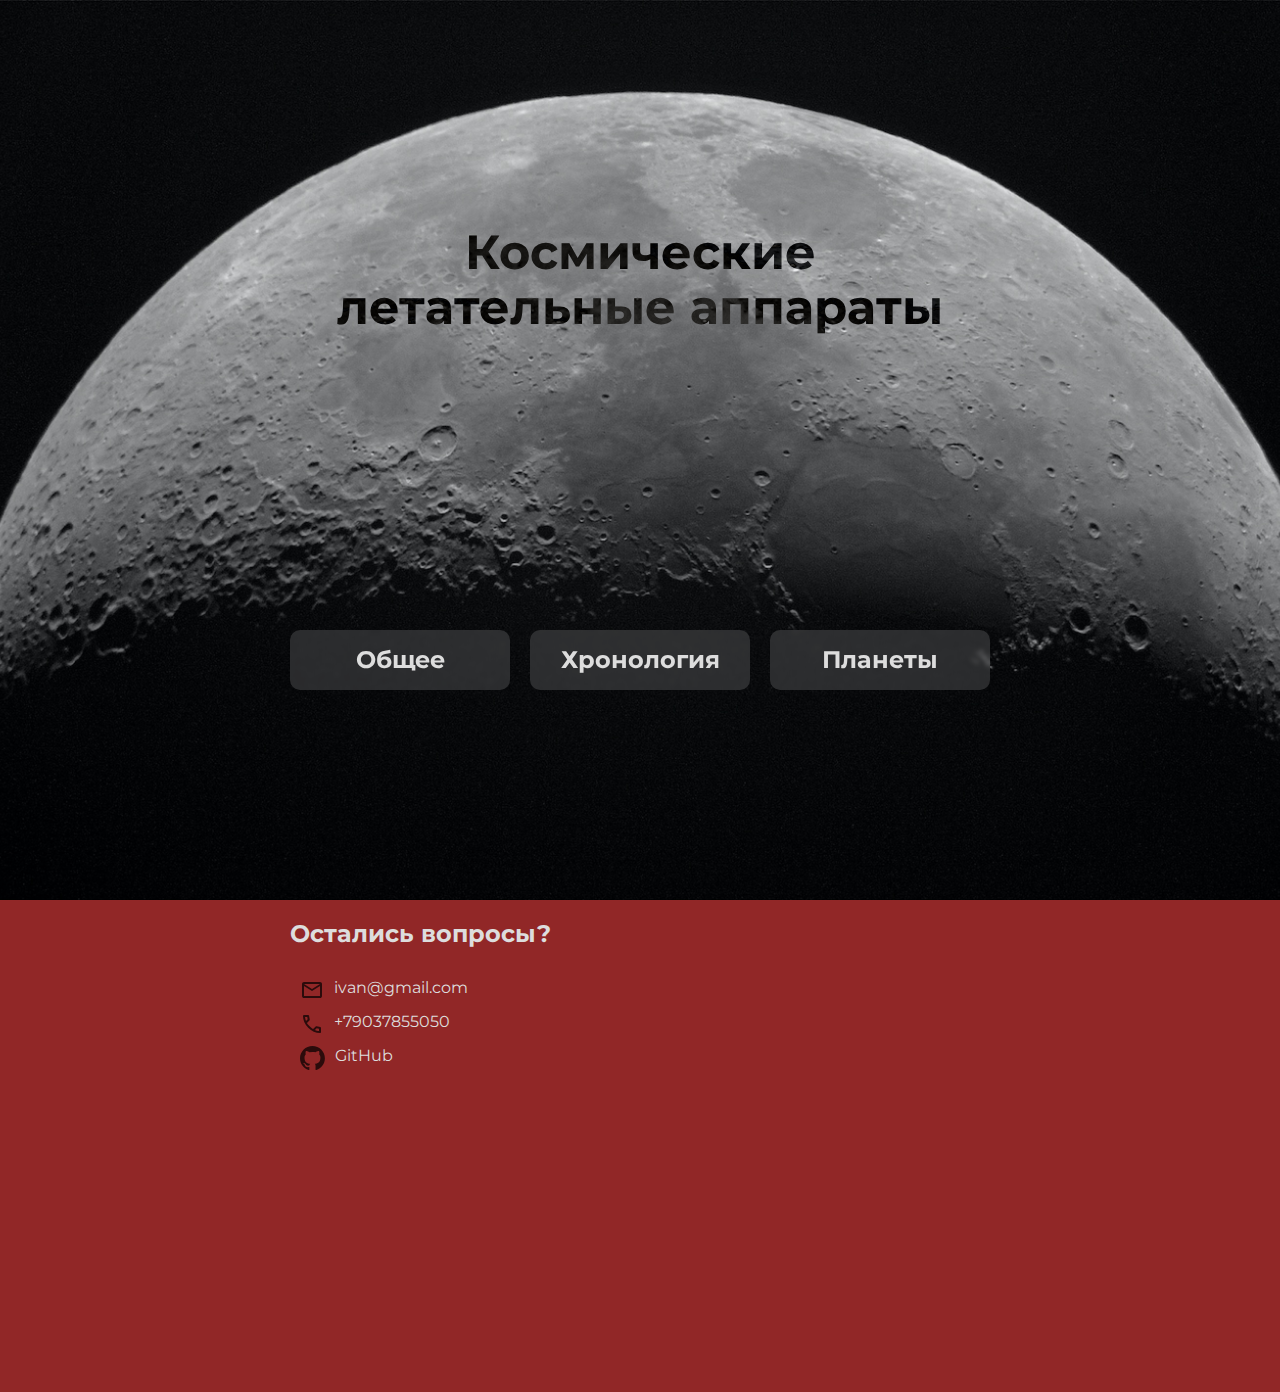
<file: index.html>
<!DOCTYPE html>
<html lang="ru">
<head>
    <meta charset="UTF-8">
    <meta name="viewport" content="width=device-width, initial-scale=1.0">
    <link rel="stylesheet" href="styles/normalize.css">
    <link rel="stylesheet" href="styles/style.css">
    <link rel="shortcut icon" href="img/favicon.ico" type="image/x-icon">
    <title>Космические летательные аппараты</title>
    <!-- 38. Клиентская часть интернет-ресурса «Космические летательные аппараты»  -->
</head>
<body class="body">
    <!--
    <header class="header">
        <div class="container">
            
                <p class="header__p">header</p>
        </div>
    </header>
    -->
    <main class="main">
        
        <section class="section section-header">
            <h1 class="section-header__h">Космические<br> летательные аппараты</h1>

            
            <ul class="container section-header__list">
                <li class="section-header__li">
                    <a href="/all.html" class="section-header__btn" onclick="chapter_click(this)">Общее</a>
                </li>
                <li class="section-header__li">
                    <a href="/timeline.html" class="section-header__btn" onclick="chapter_click(this)">Хронология</a>
                </li>
                <li class="section-header__li">
                    <a href="/locations.html" class="section-header__btn" onclick="chapter_click(this)">Планеты</a>
                </li>
            </ul>
            

        </section>


    </main>
    <footer class="footer">
        <div class="container">
            <h2 class="footer__h">Остались вопросы?</h2>
            <div class="footer__content-div">
                <div class="footer__left">
                    <div class="footer__contact-line"><img class="footer__contact-img" src="img/email.svg" alt=""> <a class="footer__contact-a" href="mailto:ivan7855060@gmail.com">ivan@gmail.com</a></div>
                    <div class="footer__contact-line"> <img class="footer__contact-img" src="img/phone.svg" alt=""> <a class="footer__contact-a" href="tel:+79037855050">+79037855050</a></div>
                    <div class="footer__contact-line"> <img class="footer__contact-img" src="img/github.svg" alt=""> <a class="footer__contact-a" href="https://github.com/dakinevich/course_2_internet_project">GitHub</a></div>
                
                </div>
                <div class="footer__right footer__yandex-map">
                    <iframe  src="https://yandex.ru/map-widget/v1/?um=constructor%3A3cb2f8b88d42c5feb96cf47b7ee5ab928b34476a69eb066fc65b2d85393c6dea&amp;source=constructor" width="auto" height="auto" frameborder="0"></iframe>
                </div>
            </div>


        </div>
    </footer>
   

   <script src="scripts/moon_move.js"></script>
    
   <script src="scripts/script.js"></script>
</body>
</html>
</file>
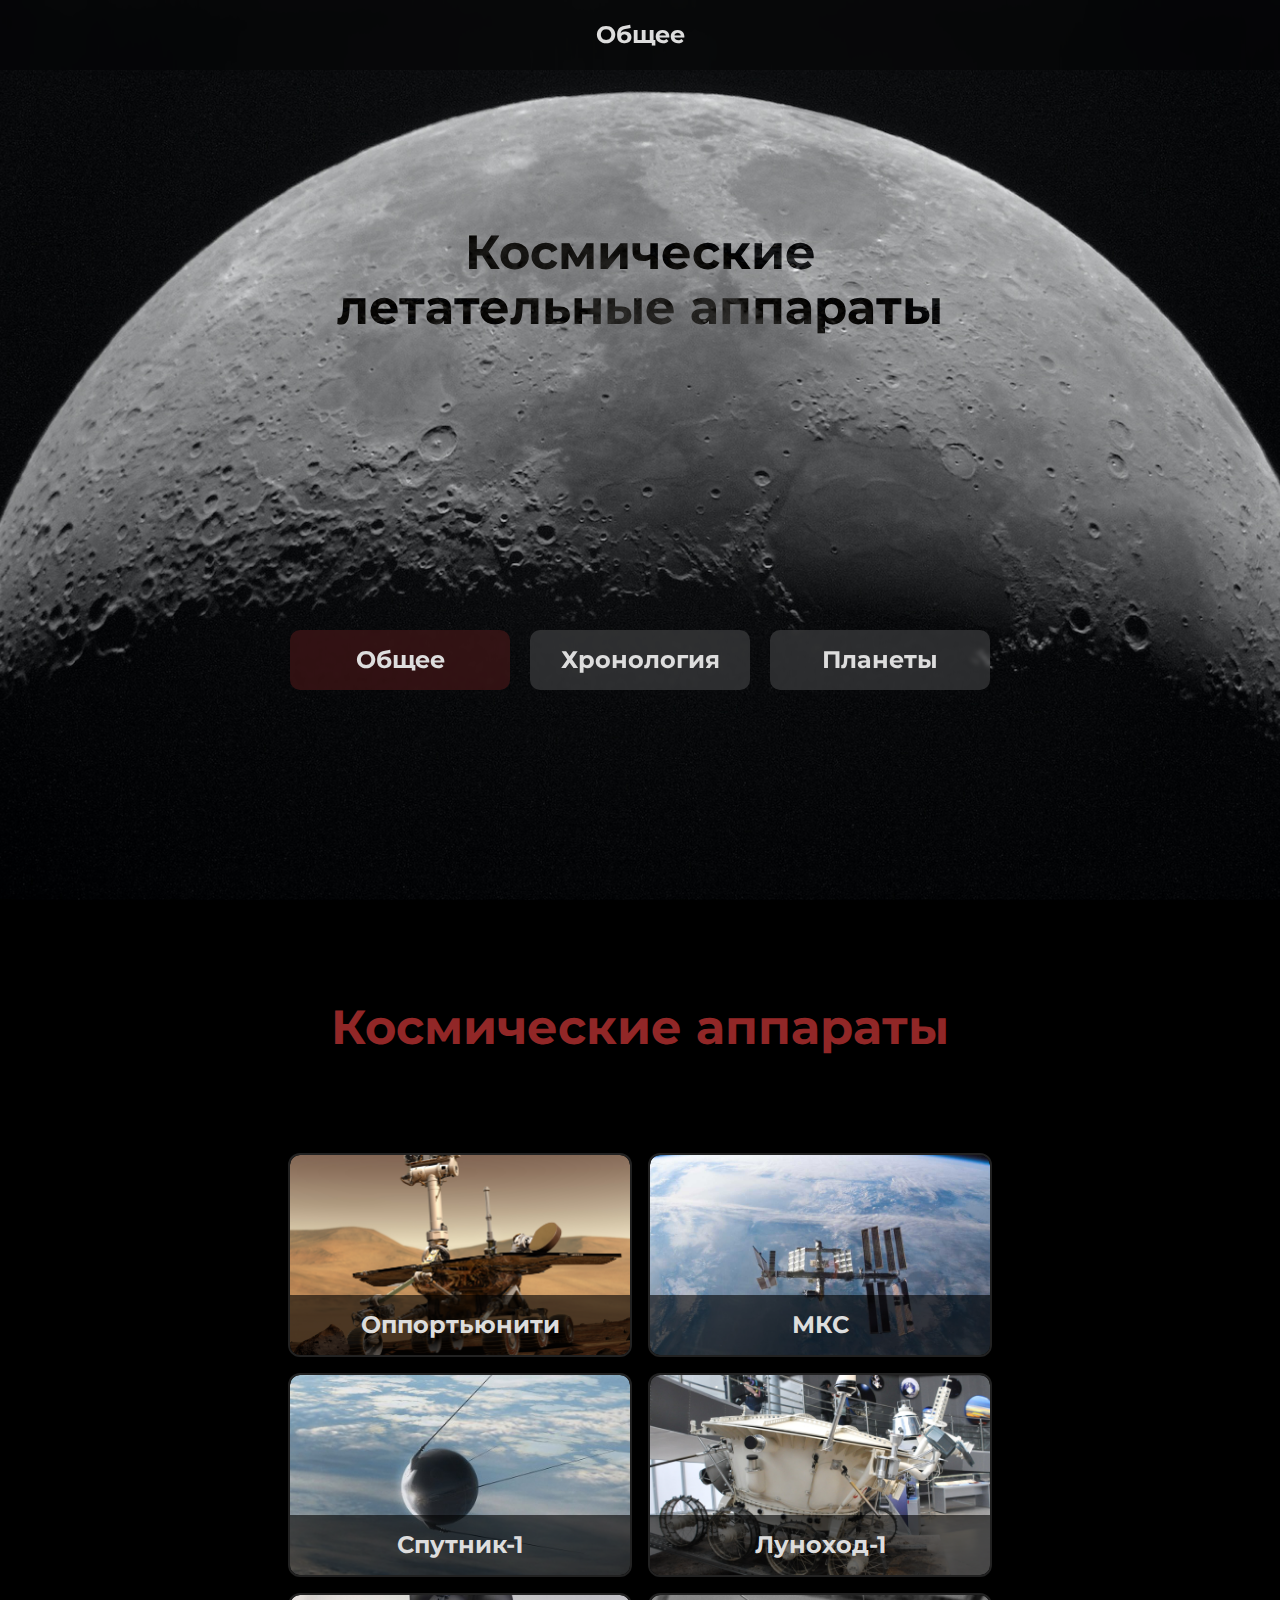
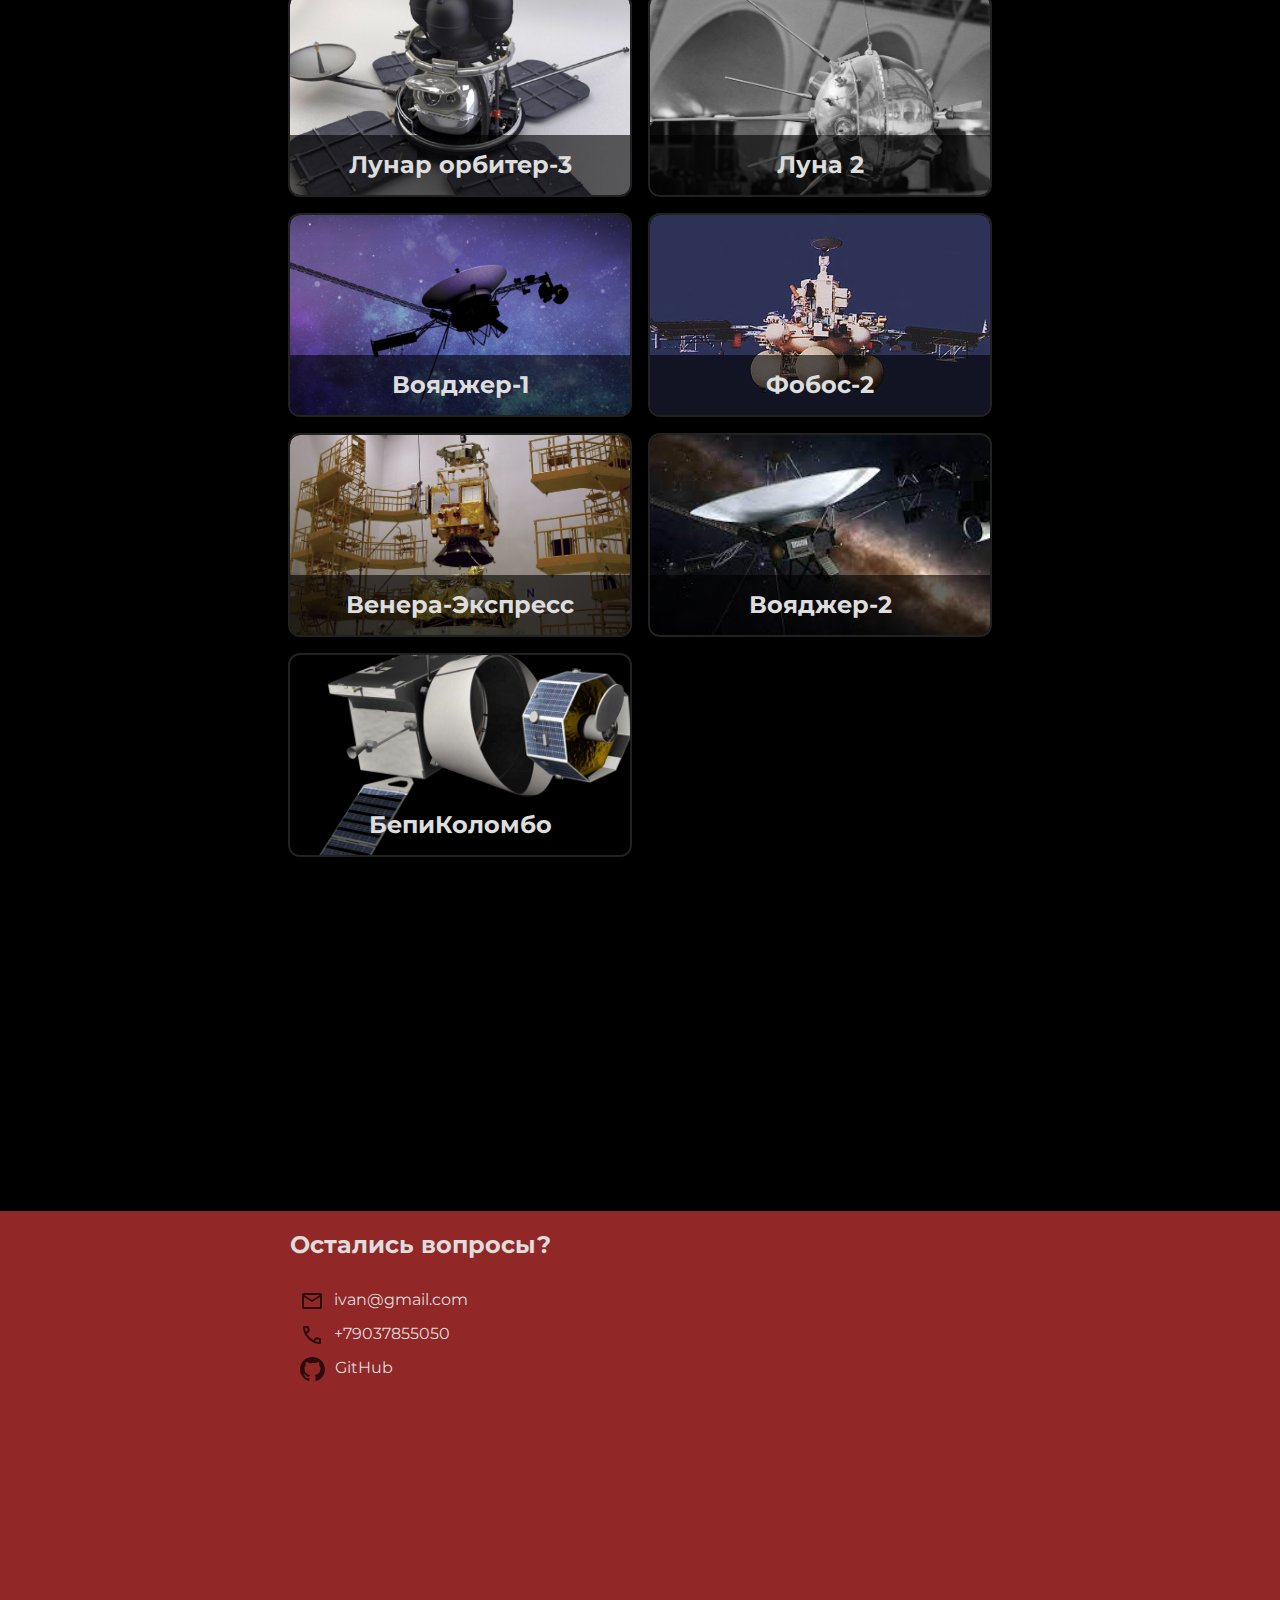
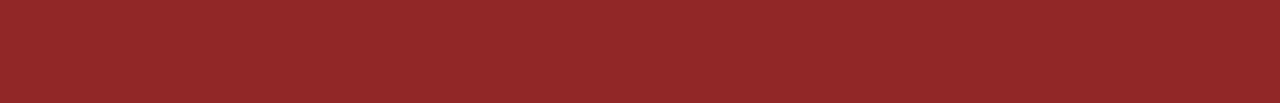
<file: all.html>
<!DOCTYPE html>
<html lang="ru">
<head>
    <meta charset="UTF-8">
    <meta name="viewport" content="width=device-width, initial-scale=1.0">
    <link rel="stylesheet" href="styles/normalize.css">
    <link rel="stylesheet" href="styles/style.css">
    <link rel="shortcut icon" href="img/favicon.ico" type="image/x-icon">
    <title>Космические летательные аппараты</title>
    <!-- 38. Клиентская часть интернет-ресурса «Космические летательные аппараты»  -->
</head>
<body class="body">
    <header class="header">
        <div class="container">
            <a href="index.html" class="header__p">Общее</a>
        </div>
    </header>
    <main class="main">
        <section class="section section-header">
            <h1 class="section-header__h">Космические<br> летательные аппараты</h1>
            <ul class="container section-header__list">
                <li class="section-header__li">
                    <a href="/all.html" class="section-header__btn btn-selected" onclick="chapter_click(this)">Общее</a>
                </li>
                <li class="section-header__li">
                    <a href="/timeline.html" class="section-header__btn" onclick="chapter_click(this)">Хронология</a>
                </li>
                <li class="section-header__li">
                    <a href="/locations.html" class="section-header__btn" onclick="chapter_click(this)">Планеты</a>
                </li>
            </ul>
        </section>
        <section class="section section-cards">
            <h2 class="section-cards__h">Космические аппараты</h2>
            <div class="container">
                <ul class="section-cards__cards">
                    <!--
                    <li class="section-cards__card">
                        <a href="/card.html?cardId=1" class="section-cards__card-content">
                            <h3 class="section-cards__name">Voyager 2</h3>
                            <p class="section-cards__text">Lorem ipsum dolor, sit amet consectetur adipisicing elit. Alias exercitationem facilis eligendi corrupti sapiente ab aperiam. Quod in rem ex vero cupiditate reprehenderit iure nostrum maxime qui quo! Rerum, neque.</p>
                        </a>
                    </li>
                    -->
                </ul>
            </div>
        </section>
    </main>
    <footer class="footer">
        <div class="container">
            <h2 class="footer__h">Остались вопросы?</h2>
            <div class="footer__content-div">
                <div class="footer__left">
                    <div class="footer__contact-line"><img class="footer__contact-img" src="img/email.svg" alt=""> <a class="footer__contact-a" href="mailto:ivan7855060@gmail.com">ivan@gmail.com</a></div>
                    <div class="footer__contact-line"> <img class="footer__contact-img" src="img/phone.svg" alt=""> <a class="footer__contact-a" href="tel:+79037855050">+79037855050</a></div>
                    <div class="footer__contact-line"> <img class="footer__contact-img" src="img/github.svg" alt=""> <a class="footer__contact-a" href="https://github.com/dakinevich/course_2_internet_project">GitHub</a></div>
                
                </div>
                <div class="footer__right footer__yandex-map">
                    <iframe src="https://yandex.ru/map-widget/v1/?um=constructor%3A64290c800d759f487221af65111ae0efa566ebafa34318ea35cb3a6dc0e6f424&amp;source=constructor" width="auto" height="auto" frameborder="0"></iframe>
                </div>
            </div>


        </div>
    </footer>
   
   <script src="scripts/script.js"></script>
   <script src="scripts/moon_move.js"></script>

   <script src="scripts/all.js"></script>

</body>
</html>
</file>
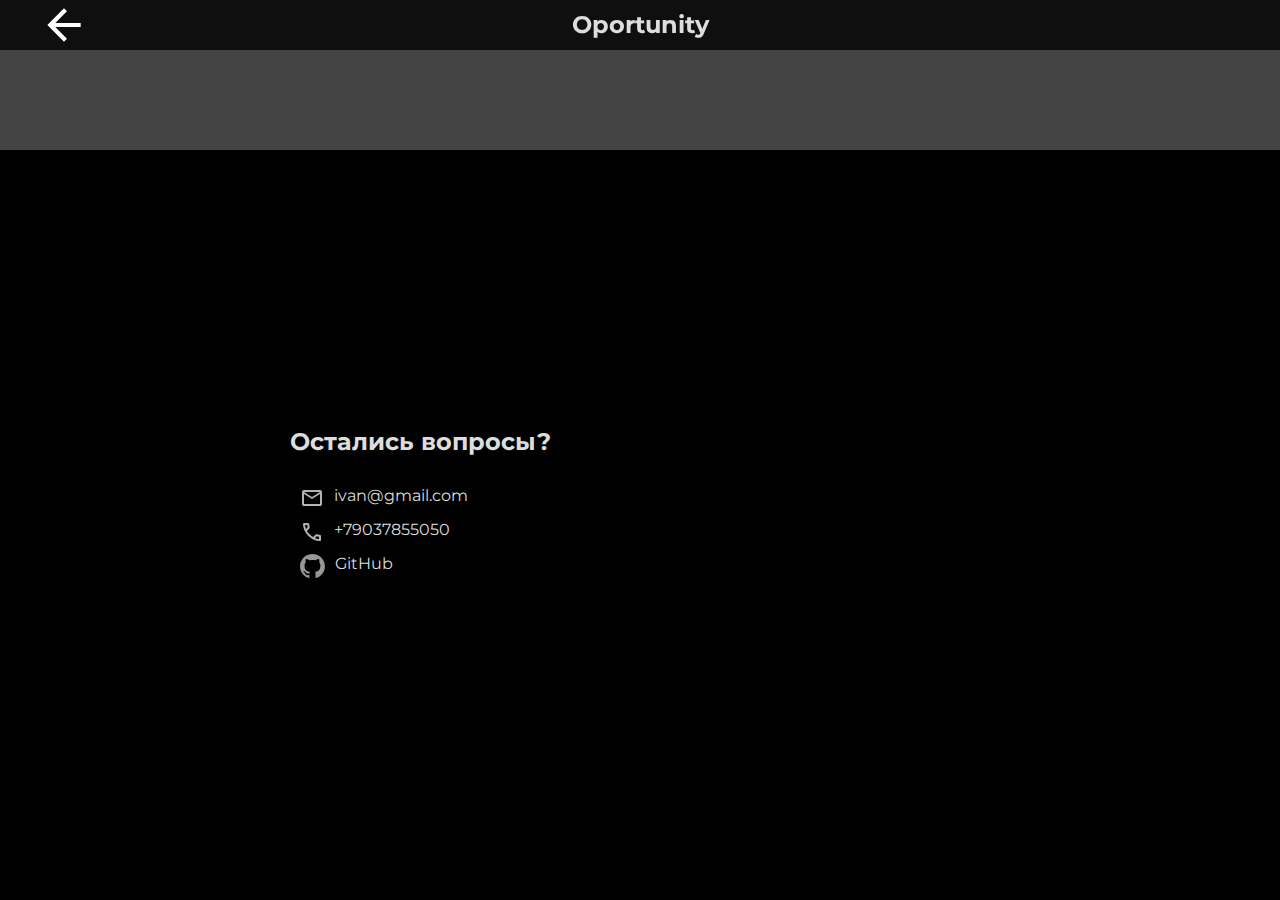
<file: card.html>
<!DOCTYPE html>
<html lang="ru">
<head>
    <meta charset="UTF-8">
    <meta name="viewport" content="width=device-width, initial-scale=1.0">
    <link rel="stylesheet" href="styles/normalize.css">
    <link rel="stylesheet" href="styles/style.css">
    <link rel="shortcut icon" href="img/favicon.ico" type="image/x-icon">
    <title>Космические летательные аппараты</title>
    <!-- 38. Клиентская часть интернет-ресурса «Космические летательные аппараты»  -->
</head>
<body class="body">
    
    <main class="main">
        <section class="apparat-section">
            <header class="apparat-section__header">
                <img class="apparat-section__header-back" src="img/back.svg" alt="" onclick="exit_apparat(this)">
                <h1 class="apparat-section__header-h">Oportunity</h1>
            </header>
            <div class="container">
            </div>
        </section>
    </main>
    <footer class="footer card-footer">
        <div class="container">
            <h2 class="footer__h">Остались вопросы?</h2>
            <div class="footer__content-div">
                <div class="footer__left">
                    <div class="footer__contact-line"><img class="footer__contact-img" src="img/email.svg" alt=""> <a class="footer__contact-a" href="mailto:ivan7855060@gmail.com">ivan@gmail.com</a></div>
                    <div class="footer__contact-line"> <img class="footer__contact-img" src="img/phone.svg" alt=""> <a class="footer__contact-a" href="tel:+79037855050">+79037855050</a></div>
                    <div class="footer__contact-line"> <img class="footer__contact-img" src="img/github.svg" alt=""> <a class="footer__contact-a" href="https://github.com/dakinevich/course_2_internet_project">GitHub</a></div>
                
                </div>
                <div class="footer__right footer__yandex-map">
                    <iframe  src="https://yandex.ru/map-widget/v1/?um=constructor%3A3cb2f8b88d42c5feb96cf47b7ee5ab928b34476a69eb066fc65b2d85393c6dea&amp;source=constructor" width="auto" height="auto" frameborder="0"></iframe>
                </div>
            </div>


        </div>
    </footer>
   <script src="scripts/on_card_open.js"></script>
</body>
</html>
</file>
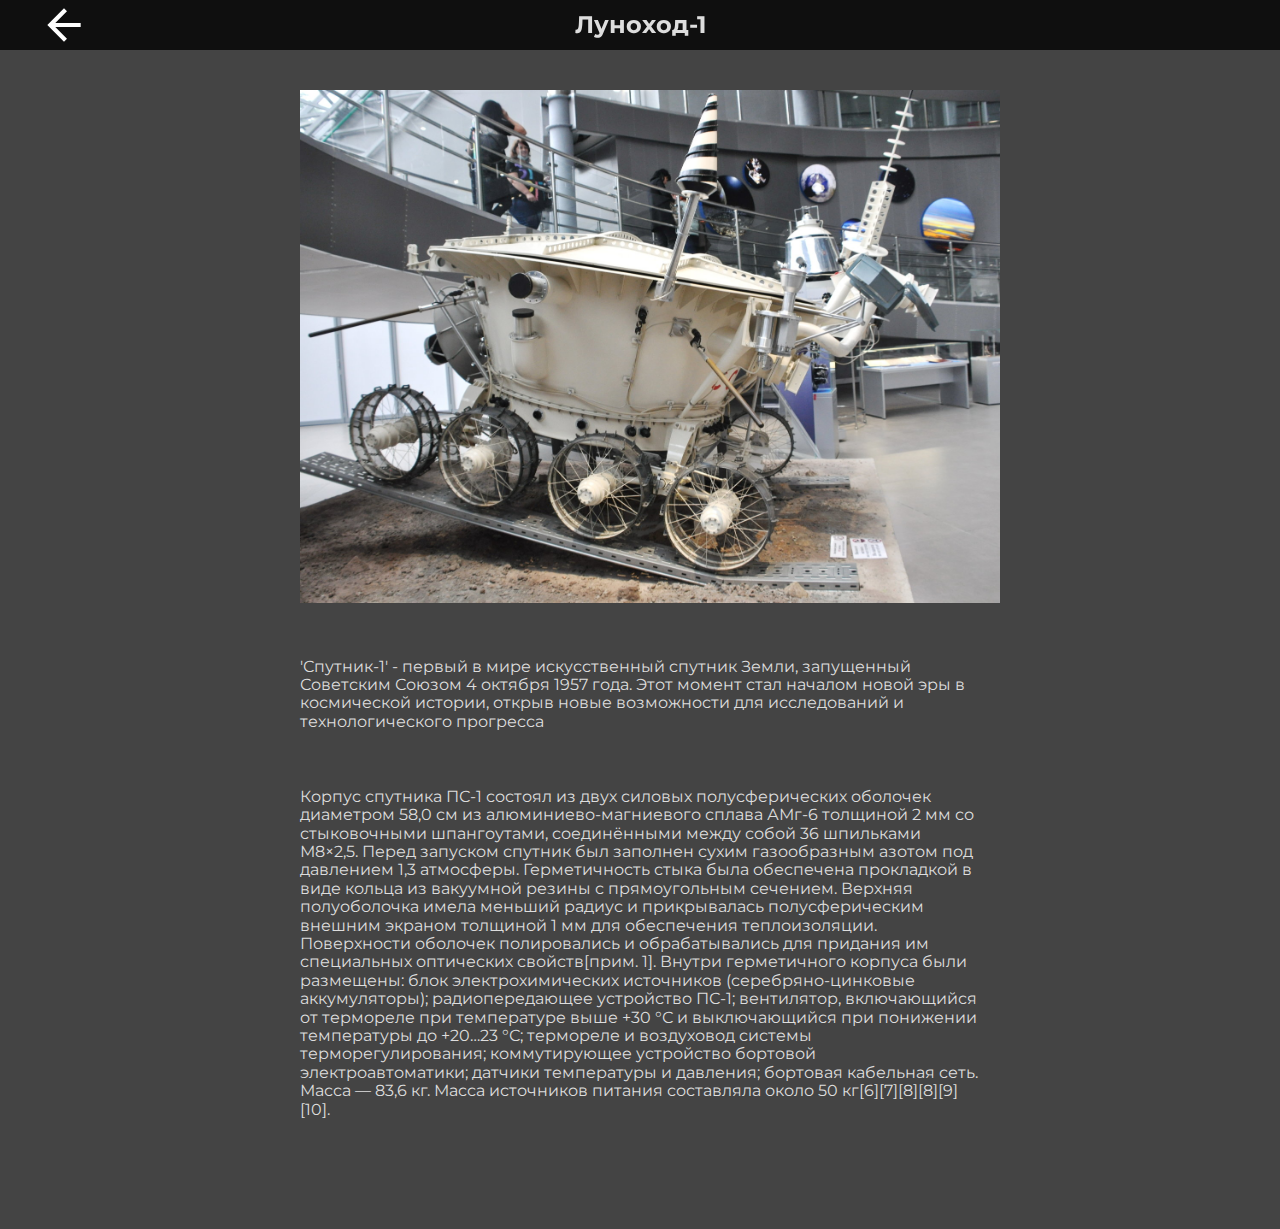
<file: extra.html>
<!DOCTYPE html>
<html lang="ru">
<head>
    <meta charset="UTF-8">
    <meta name="viewport" content="width=device-width, initial-scale=1.0">
    <link rel="stylesheet" href="styles/normalize.css">
    <link rel="stylesheet" href="styles/style.css">
    <link rel="shortcut icon" href="img/favicon.ico" type="image/x-icon">
    <title>Космические летательные аппараты</title>
    <!-- 38. Клиентская часть интернет-ресурса «Космические летательные аппараты»  -->
</head>
<body class="body">
    
    <main class="main">
        
        <section class="apparat-section">
            <header class="apparat-section__header">
                <img class="apparat-section__header-back" src="img/back.svg" alt="" onclick="exit_apparat(this)">
                <h1 class="apparat-section__header-h">Луноход-1</h1>
            </header>
            <div class="container">
                <img src="img/entities/lunohod1.jpg" alt="" style="margin: 40px auto;margin-left: 10px;">

                <p style="padding: 10px;">'Спутник-1' - первый в мире искусственный спутник Земли, запущенный Советским Союзом 4 октября 1957 года. Этот момент стал началом новой эры в космической истории, открыв новые возможности для исследований и технологического прогресса</p>

                <br>
                <br>

                <p style="padding: 10px;">Корпус спутника ПС-1 состоял из двух силовых полусферических оболочек диаметром 58,0 см из алюминиево-магниевого сплава АМг-6 толщиной 2 мм со стыковочными шпангоутами, соединёнными между собой 36 шпильками М8×2,5. Перед запуском спутник был заполнен сухим газообразным азотом под давлением 1,3 атмосферы. Герметичность стыка была обеспечена прокладкой в виде кольца из вакуумной резины с прямоугольным сечением. Верхняя полуоболочка имела меньший радиус и прикрывалась полусферическим внешним экраном толщиной 1 мм для обеспечения теплоизоляции. Поверхности оболочек полировались и обрабатывались для придания им специальных оптических свойств[прим. 1]. Внутри герметичного корпуса были размещены: блок электрохимических источников (серебряно-цинковые аккумуляторы); радиопередающее устройство ПС-1; вентилятор, включающийся от термореле при температуре выше +30 °С и выключающийся при понижении температуры до +20…23 °С; термореле и воздуховод системы терморегулирования; коммутирующее устройство бортовой электроавтоматики; датчики температуры и давления; бортовая кабельная сеть. Масса — 83,6 кг. Масса источников питания составляла около 50 кг[6][7][8][8][9][10].</p>
            </div>
            
        </section>


    </main>
    

   

    
   <script src="scripts/on_card_open.js"></script>
</body>
</html>
</file>
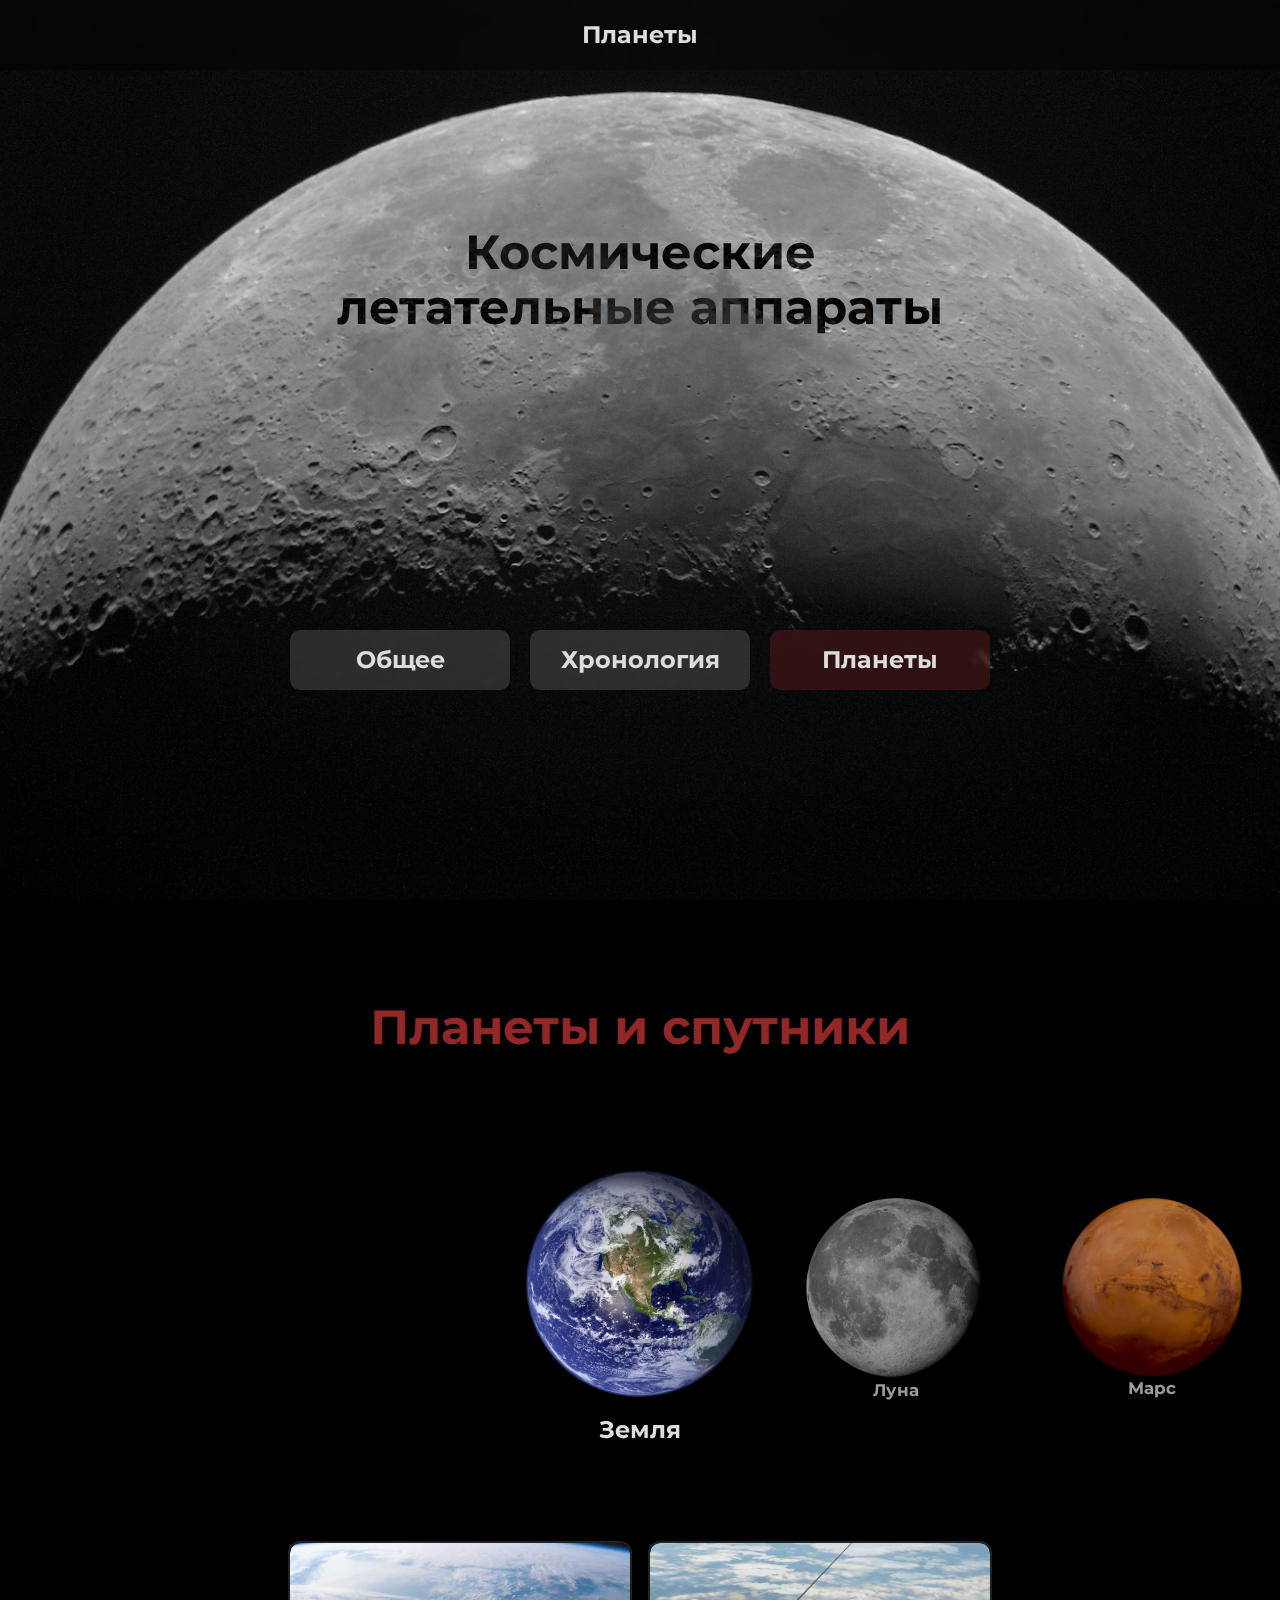
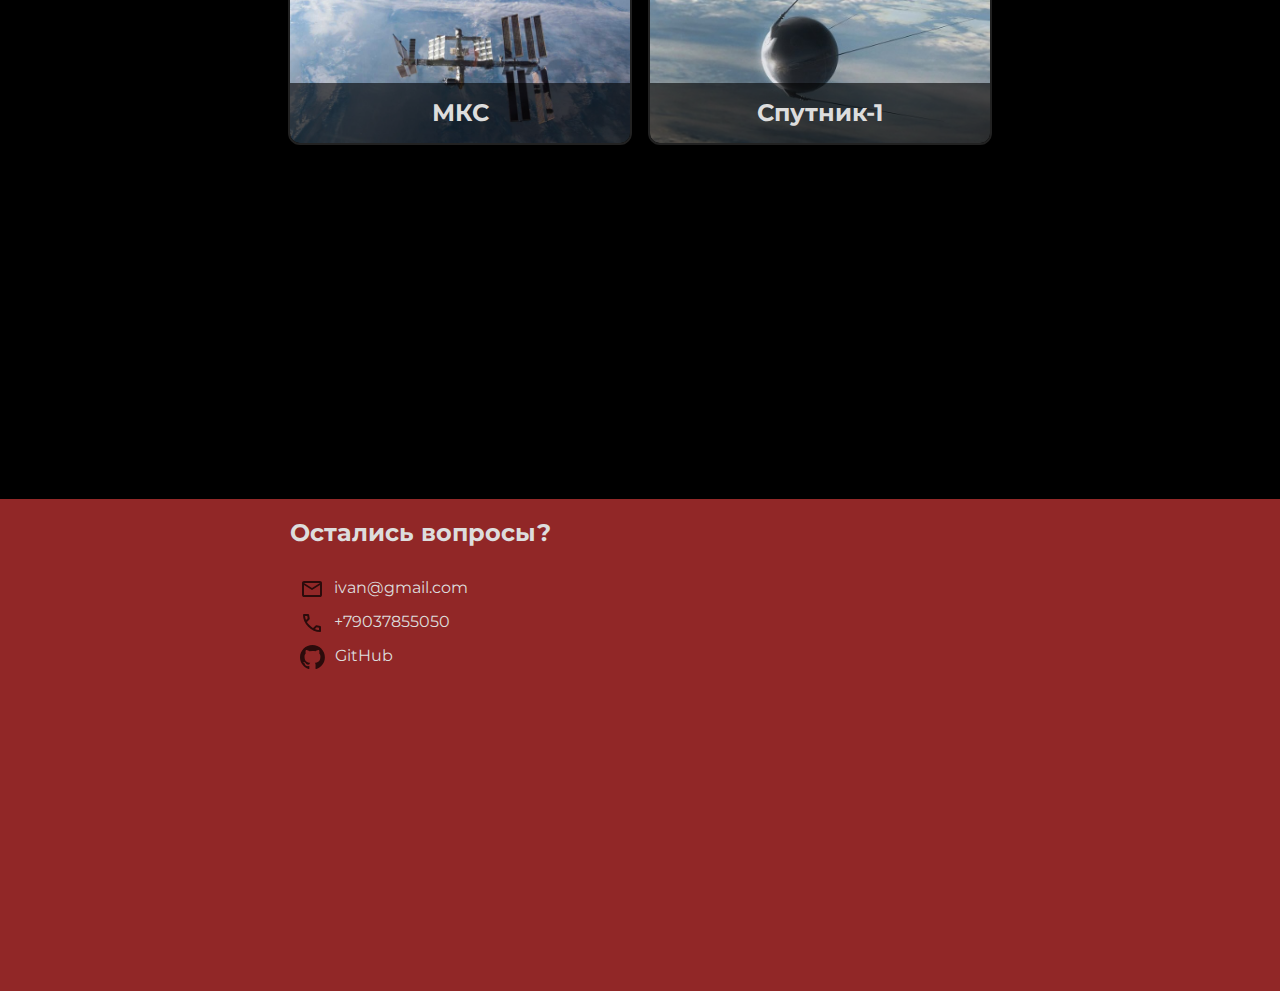
<file: locations.html>
<!DOCTYPE html>
<html lang="ru">
<head>
    <meta charset="UTF-8">
    <meta name="viewport" content="width=device-width, initial-scale=1.0">
    <link rel="stylesheet" href="styles/normalize.css">
    <link rel="stylesheet" href="styles/style.css">
    <link rel="shortcut icon" href="img/favicon.ico" type="image/x-icon">
    <title>Космические летательные аппараты</title>
    <!-- 38. Клиентская часть интернет-ресурса «Космические летательные аппараты»  -->
</head>
<body class="body">
    <header class="header">
        <div class="container">
            <a href="index.html" class="header__p">Планеты</a>
        </div>
    </header>
    <main class="main">
        
        <section class="section section-header">
            <h1 class="section-header__h">Космические<br> летательные аппараты</h1>

            
            <ul class="container section-header__list">
                <li class="section-header__li">
                    <a href="/all.html" class="section-header__btn" onclick="chapter_click(this)">Общее</a>
                </li>
                <li class="section-header__li">
                    <a href="/timeline.html" class="section-header__btn" onclick="chapter_click(this)">Хронология</a>
                </li>
                <li class="section-header__li">
                    <a href="/locations.html" class="section-header__btn btn-selected" onclick="chapter_click(this)">Планеты</a>
                </li>
            </ul>
            

        </section>
       
        <section class="section section-planets">
        
            <h2 class="section-planets__h">Планеты и спутники</h2>
                <div class="section-planets__cards">
                    <div class="section-planets__buffer">
                    </div>
                    <div class="section-planets__card planet-selected" onclick="on_planet_click(this, 'earth')">
                        <img class="section-planets__card_img" src="img/earth.png" alt="">
                        <h2 class="section-planets__card-h">Земля</h2>
                    </div>
                    <div class="section-planets__card" onclick="on_planet_click(this, 'moon')">
                        <img class="section-planets__card_img" src="img/moon.png" alt="">
                        <h2 class="section-planets__card-h">Луна</h2>
                    </div>
                    <div class="section-planets__card" onclick="on_planet_click(this, 'mars')">
                        <img class="section-planets__card_img" src="img/mars.png" alt="">
                        <h2 class="section-planets__card-h">Марс</h2>
                    </div>
                    <div class="section-planets__card" onclick="on_planet_click(this, 'jupiter')">
                        <img class="section-planets__card_img" src="img/upiter.png" alt="">
                        <h2 class="section-planets__card-h">Юпитер</h2>
                    </div>
                    <div class="section-planets__card" onclick="on_planet_click(this, 'venus')">
                        <img class="section-planets__card_img" src="img/venus.png" alt="">
                        <h2 class="section-planets__card-h">Венера</h2>
                    </div>
                    <div class="section-planets__card" onclick="on_planet_click(this, 'neptun')">
                        <img class="section-planets__card_img" src="img/neptun.png" alt="">
                        <h2 class="section-planets__card-h">Нептун</h2>
                    </div>

                   
                    <div class="section-planets__buffer">
                </div>
        </section>
        <section class="section section-cards">
            <div class="container">
                <ul class="section-cards__cards">
                    <!--
                    <li class="section-cards__card">
                        <a href="/card.html?cardId=1" class="section-cards__card-content">
                            <h3 class="section-cards__name">Voyager 2</h3>
                            <p class="section-cards__text">Lorem ipsum dolor, sit amet consectetur adipisicing elit. Alias exercitationem facilis eligendi corrupti sapiente ab aperiam. Quod in rem ex vero cupiditate reprehenderit iure nostrum maxime qui quo! Rerum, neque.</p>
                        </a>
                    </li>
                -->
                   
                    
                </ul>
            </div>
        </section>

    </main>
    <footer class="footer">
        <div class="container">
            <h2 class="footer__h">Остались вопросы?</h2>
            <div class="footer__content-div">
                <div class="footer__left">
                    <div class="footer__contact-line"><img class="footer__contact-img" src="img/email.svg" alt=""> <a class="footer__contact-a" href="mailto:ivan7855060@gmail.com">ivan@gmail.com</a></div>
                    <div class="footer__contact-line"> <img class="footer__contact-img" src="img/phone.svg" alt=""> <a class="footer__contact-a" href="tel:+79037855050">+79037855050</a></div>
                    <div class="footer__contact-line"> <img class="footer__contact-img" src="img/github.svg" alt=""> <a class="footer__contact-a" href="https://github.com/dakinevich/course_2_internet_project">GitHub</a></div>
                
                </div>
                <div class="footer__right footer__yandex-map">
                    <iframe src="https://yandex.ru/map-widget/v1/?um=constructor%3A64290c800d759f487221af65111ae0efa566ebafa34318ea35cb3a6dc0e6f424&amp;source=constructor" width="auto" height="auto" frameborder="0"></iframe>

                </div>
            </div>


        </div>
    </footer>


   <script src="scripts/moon_move.js"></script>
    
   <script src="scripts/locations.js"></script>
</body>
</html>
</file>
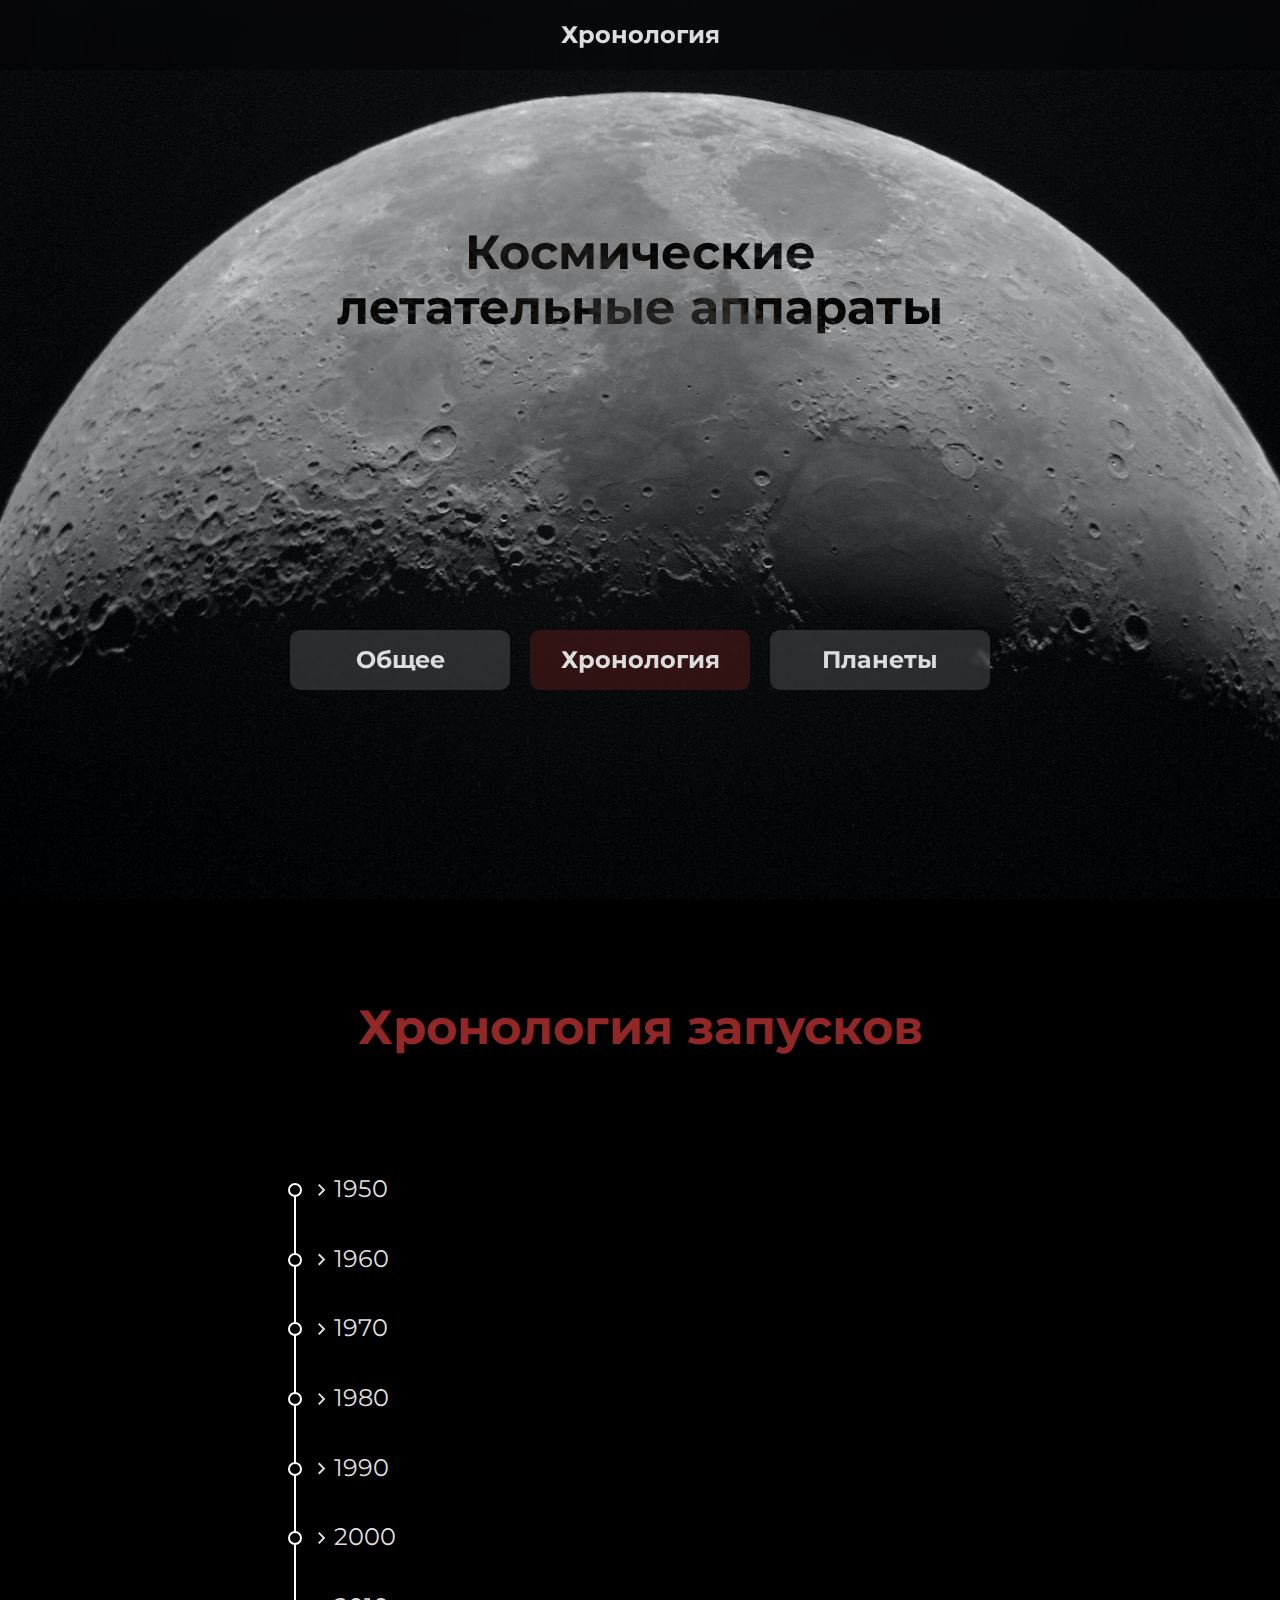
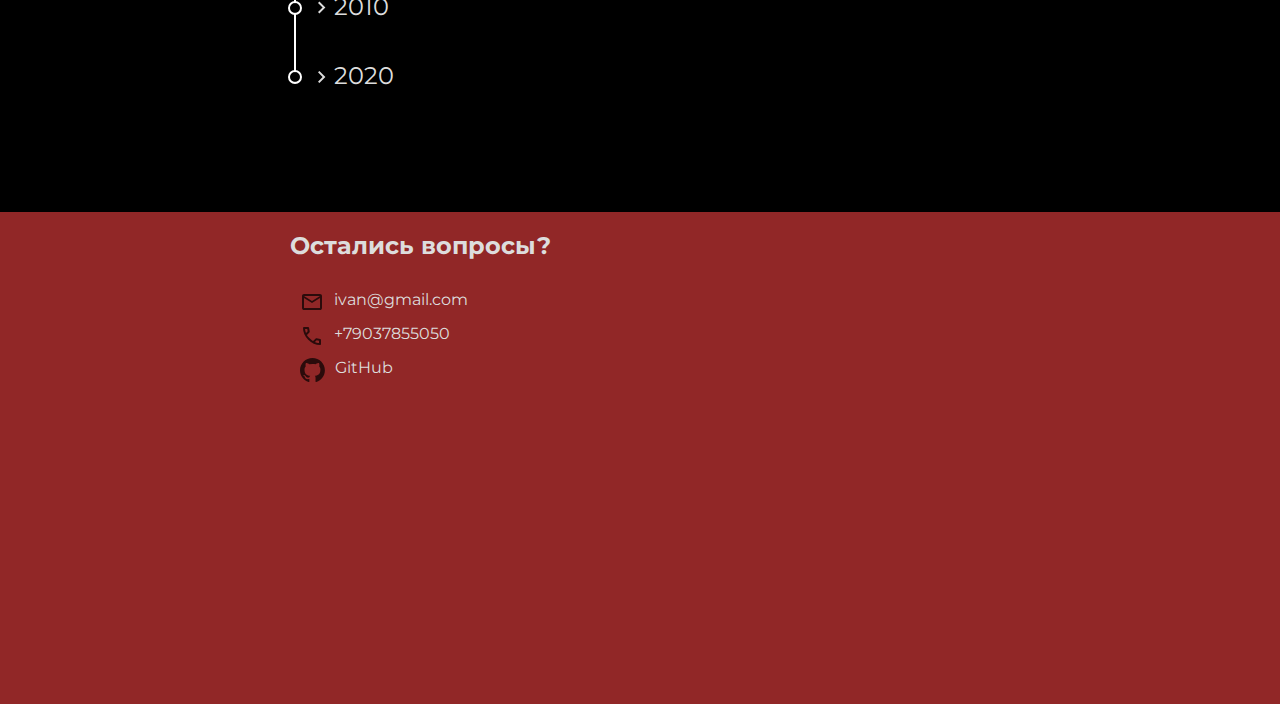
<file: timeline.html>
<!DOCTYPE html>
<html lang="ru">
<head>
    <meta charset="UTF-8">
    <meta name="viewport" content="width=device-width, initial-scale=1.0">
    <link rel="stylesheet" href="styles/normalize.css">
    <link rel="stylesheet" href="styles/style.css">
    <link rel="shortcut icon" href="img/favicon.ico" type="image/x-icon">
    <title>Космические летательные аппараты</title>
    <!-- 38. Клиентская часть интернет-ресурса «Космические летательные аппараты»  -->
</head>
<body class="body">
    <header class="header">
        <div class="container">
            <a href="index.html" class="header__p">Хронология</a>
        </div>
    </header>
    <main class="main">
        
        <section class="section section-header">
            <h1 class="section-header__h">Космические<br> летательные аппараты</h1>

            
            <ul class="container section-header__list">
                <li class="section-header__li">
                    <a href="/all.html" class="section-header__btn" onclick="chapter_click(this)">Общее</a>
                </li>
                <li class="section-header__li">
                    <a href="/timeline.html" class="section-header__btn btn-selected" onclick="chapter_click(this)">Хронология</a>
                </li>
                <li class="section-header__li">
                    <a href="/locations.html" class="section-header__btn" onclick="chapter_click(this)">Планеты</a>
                </li>
            </ul>
            

        </section>
       
        <section class="section section-timeline">
        
            <h2 class="section-timeline__h">Хронология запусков</h2>
            <div class="container">
                <div class="section-timeline__grup-element timeline-decor">
                    <div class="section-timeline__grup-header" onclick="on_date_header_click(this)">
                        <img class="section-timeline__grup-element-img" src="img/expand.svg" alt="">
                        <p class="section-timeline__grup-element-p">1950</p>
                    </div>
                </div>
                <div class="section-timeline__grup-element timeline-decor">
                    <div class="section-timeline__grup-header" onclick="on_date_header_click(this)">
                        <img class="section-timeline__grup-element-img" src="img/expand.svg" alt="">
                        <p class="section-timeline__grup-element-p">1960</p>
                    </div>
                </div>
                <div class="section-timeline__grup-element timeline-decor">
                    <div class="section-timeline__grup-header" onclick="on_date_header_click(this)">
                        <img class="section-timeline__grup-element-img" src="img/expand.svg" alt="">
                        <p class="section-timeline__grup-element-p">1970</p>
                    </div>
                </div>
                <div class="section-timeline__grup-element timeline-decor">
                    <div class="section-timeline__grup-header" onclick="on_date_header_click(this)">
                        <img class="section-timeline__grup-element-img" src="img/expand.svg" alt="">
                        <p class="section-timeline__grup-element-p">1980</p>
                    </div>
                </div>
                <div class="section-timeline__grup-element timeline-decor">
                    <div class="section-timeline__grup-header" onclick="on_date_header_click(this)">
                        <img class="section-timeline__grup-element-img" src="img/expand.svg" alt="">
                        <p class="section-timeline__grup-element-p">1990</p>
                    </div>
                </div>
                <div class="section-timeline__grup-element timeline-decor">
                    <div class="section-timeline__grup-header" onclick="on_date_header_click(this)">
                        <img class="section-timeline__grup-element-img" src="img/expand.svg" alt="">
                        <p class="section-timeline__grup-element-p">2000</p>
                    </div>
                </div>
                <div class="section-timeline__grup-element timeline-decor">
                    <div class="section-timeline__grup-header" onclick="on_date_header_click(this)">
                        <img class="section-timeline__grup-element-img" src="img/expand.svg" alt="">
                        <p class="section-timeline__grup-element-p">2010</p>
                    </div>
                    <!--
                    <div class="section-timeline__element timeline-decor">
                        <p class="section-timeline__element-p">2011 год 21 марта</p>
                        <a href="/card.html?cardId=1" class="section-timeline__element-content">
                            <div class="section-timeline__element-content-left">
                                <img class="section-timeline__element-content-img" src="img/oportunity.jpg" alt="">
                            </div>
                            <div class="section-timeline__element-content-right">
                                <p class="section-timeline__element-name">Curiosity</p>
                                <p class="section-timeline__element-text">Lorem ipsum dolor, sit amet consectetur adipisicing elit. Optio rem necessitatibus nam sdf sdf sdf sdfjhjghjgsdf ggsdgfggd hh jpioun war that ends io 1838.</p>
                            </div>
                        </a>
                    </div>
                    -->
                </div>
                <div class="section-timeline__grup-element timeline-decor">
                    <div class="section-timeline__grup-header" onclick="on_date_header_click(this)">
                        <img class="section-timeline__grup-element-img" src="img/expand.svg" alt="">
                        <p class="section-timeline__grup-element-p">2020</p>
                    </div>
                </div>

            </div>
        </section>
        


    </main>
    <footer class="footer">
        <div class="container">
            <h2 class="footer__h">Остались вопросы?</h2>
            <div class="footer__content-div">
                <div class="footer__left">
                    <div class="footer__contact-line"><img class="footer__contact-img" src="img/email.svg" alt=""> <a class="footer__contact-a" href="mailto:ivan7855060@gmail.com">ivan@gmail.com</a></div>
                    <div class="footer__contact-line"> <img class="footer__contact-img" src="img/phone.svg" alt=""> <a class="footer__contact-a" href="tel:+79037855050">+79037855050</a></div>
                    <div class="footer__contact-line"> <img class="footer__contact-img" src="img/github.svg" alt=""> <a class="footer__contact-a" href="https://github.com/dakinevich/course_2_internet_project">GitHub</a></div>
                
                </div>
                <div class="footer__right footer__yandex-map">
                    <iframe src="https://yandex.ru/map-widget/v1/?um=constructor%3A64290c800d759f487221af65111ae0efa566ebafa34318ea35cb3a6dc0e6f424&amp;source=constructor" width="auto" height="auto" frameborder="0"></iframe>

                </div>
            </div>


        </div>
    </footer>

 
    
   <script src="scripts/moon_move.js"></script>
   <script src="scripts/timeline.js"></script>

</body>
</html>
</file>
<file: styles/style.css>
/* COLORBASE */

:root {
    --blank1: #dddddd;
    --blank2: black;
    --accent1: rgb(145, 39, 39);
    --accent2: rgb(198, 34, 34);
    --glass1: rgba(0, 0, 0, 0.352);
    --glass2:rgba(145, 39, 39, 0.527);
    --size1: 0.5em;
    --size2: 0.7em;
    --size3: 1.5em;
    --size4: 3em;
}

/* FONTS */

@font-face {
    font-family: Roboto;
    font-weight: 400;
    src: url(../fonts/Roboto/Roboto-Regular.ttf);
}

@font-face {
    font-family: Roboto;
    font-weight: 700;
    src: url(../fonts/Roboto/Roboto-Bold.ttf);
}

@font-face {
    font-family: Montserrat;
    font-weight: 400;
    src: url(../fonts/Montserrat/Montserrat-Regular.ttf);
}

@font-face {
    font-family: Montserrat;
    font-weight: 700;
    src: url(../fonts/Montserrat/Montserrat-Bold.ttf);
}
@font-face {
    font-family: Montserrat;
    font-style: italic;
    src: url(../fonts/Montserrat/Montserrat-Italic.ttf);
}

* {
    font-family: Roboto;
    font-style: normal;
    font-family:"Montserrat";
}

/* ANIMATIONS */

@keyframes fly {
    0%  { left: 40%; top: 150px;}
    100% { left: 90%; top: 200px;}
}

/* BASE */

* {
    padding: 0;
    margin: 0;
    color: var(--blank1);
}

li{
    list-style: none;
}
button{
    background: none;
    outline: none;
    border: none;
}
a{
    text-decoration: none;
}
img{
    max-width: 100%;
}


.body {
    /*
    background-image: url("../img/stars8k.png");
    background-position: center;
    background-size: contain;
    */
    background: var(--blank2);
    min-height: 100vh;
    display: flex;
    flex-direction: column;
}
.body::-webkit-scrollbar {
    display: none;
}


.main {
    flex: 1
}

.section {

}

.container {
    height: 100%;
    max-width: 700px;
    margin: 0 auto;
}
/* HEADER */

.header {
    background: var(--glass1);
    height: 70px;
    position: fixed;
    width: 100%;
    backdrop-filter: blur(10px);
    z-index: 2;
    overflow: hidden;
    
}
.header__p {
    display: block;
    text-align: center;
    line-height: 70px;
    font-size: var(--size3);
    font-weight: bold;
}

/* SECTION HEADER */

.section-header{
    background: var(--blank2);
    height: 100vh;
    background: url("../img/moon.jpg");
    background-size: cover;
    background-position: center 0;
    position: relative;
    perspective: 1px;
    

}

/*.section-header::before {
    content: "";
    position: absolute;
    top: 200px; left: 200px;
    width: 100px; height: 100px;
    background-image: url("../img/earth.png");
    background-size: cover;
    animation: fly 60s linear 0s infinite;
    filter: brightness(0.8);
}*/

.section-header__h{
    top: 25vh;
    right: 0;
    left: 0;
    position: absolute;
    text-align: center;
    max-width: 1200px;
    margin: 0 auto;
    font-size: var(--size4);
    color: var(--blank1);
    mix-blend-mode:difference;
    filter:contrast(0.2);
}

.section-header__list{
    position: absolute;
    left:0;
    right: 0;
    top: 70vh;
    display: flex;
    flex-direction: row;
    justify-content: space-between;
    width: 100%;
    height: 60px;
    gap: 20px;
}
.section-header__li{
    display: flex;
    flex-basis: 50%;
    height: 60px;
    width: 100%;
    
}
.section-header__btn{
    width: 100%;
    text-align: center;
    line-height: 60px;
    background: rgba(255, 255, 255, 0.146);
    backdrop-filter: blur(2px);
    border-radius: 10px;
    align-items: center;
    justify-content: center;
    font-size: var(--size3);
    font-weight: bold;
    cursor: pointer;
    transition: all ease-in-out .3s;
}

.section-header__btn:hover{
    transform: translateY(-5px);
    background: rgba(255, 255, 255, 0.367);
}
.section-header__btn:focus{
    background: rgba(130, 36, 36, 0.34);
}
.btn-selected {
    background: rgba(130, 36, 36, 0.34) ;
}





/* SECTION CARDS */

.section-cards{
    padding: 100px 0;
    background: var(--blank2);
}
.section-cards__h {
    color: var(--accent1);
    font-size: var(--size4);
    margin-bottom: 100px;
    width: 100%;
    text-align: center;
}
.section-cards__cards{
    display: grid;
    width: 100%;
    grid-template-columns: repeat(2, 1fr);
    gap: 20px;
    margin-bottom: 20vw;
}

.section-cards__card{
    height: 200px;
    background-size: cover;
    background-position: center;
    border-radius: 10px;
    overflow: hidden;
    outline: 2px solid rgb(34, 34, 34);
    background-size: 110%;
    transition: all ease-in-out .3s;
}

.section-cards__card:hover .section-cards__card-content{
    transform: translateY(0);

}
.section-cards__card:hover{
    background-size: 120%;
}

.section-cards__card-content{
    display: flex;
    flex-direction: column;
    height: 100%;
    align-items: center;
    background: rgba(0, 0, 0, 0.600);
    transform: translateY(140px);
    transition: transform ease-in-out 0.4s;
}

.section-cards__name{
    line-height: 60px;
    font-size:var(--size3);
}
.section-cards__text{
    padding: 20px;
    font-size: var(--size2);
}

/*  TIMELINE  */
.section-timeline {
    padding: 100px 0;
    background: var(--blank2);

}
.section-timeline .container{
   padding-left: 40px;

}
.section-timeline__h {
    color: var(--accent1);
    font-size: var(--size4);
    margin-bottom: 100px;
    width: 100%;
    text-align: center;

}

/* PLANETS */
.section-planets{
    padding: 100px 0;
    background: var(--blank2);
    overflow-x: hidden;
    overflow-y: hidden;

}
.section-planets__h{
    color: var(--accent1);
    font-size: var(--size4);
    margin-bottom: 100px;
    width: 100%;
    text-align: center;
    
}
/* FOOTER */

.footer {
    background: var(--accent1);
    width: 100%;
}

.footer__content-div{
    display: flex;
    flex-direction: row;
    justify-content: space-between;
    width: 100%;
}


.footer__left{
    width: 300px;
    margin-right: 20px;
}


.footer__right{
    width: 300px;

}

.footer__h{
    margin: 20px 0;
}

.footer__contact-line{
    margin: 10px;
    display: flex;
    align-items: center;
}
.footer__contact-img{
    filter: brightness(0);
    height: 1.5em;
    margin-right: 10px;
    transition: opacity ease-in-out.3s;
    opacity: 0.7;

}
.footer__contact-a{
    transition: all ease-in-out.3s;
    cursor: pointer;
    border-bottom: 2px solid transparent;
    margin-bottom: 0;


}
.footer__contact-line:hover .footer__contact-a{
    color: white;
    border-bottom: 2px solid white;


}
.footer__contact-line:hover .footer__contact-img{
    color: white;
    opacity: 1;
}

.footer__yandex-map{
    filter: grayscale(0.7);
    filter: brightness(0.8);
    margin-bottom: 20px;
}
.footer__yandex-map iframe{
    height: 400px;
    width: 100%;
    border-radius: 10px;

}
/* APPARAT */

.apparat-section {
    background: rgb(68, 68, 68);
    overflow-y:auto;
    padding-top: 50px;
    padding-bottom: 100px;
}
.card-footer {
    background: #000;
}
.card-footer .footer__contact-img{
    filter: grayscale(1) invert(1);
}
.apparat-section::-webkit-scrollbar {
    display: none;
}

.apparat-section__header{
    background: rgba(0, 0, 0, 0.781);
    height: 50px;
    top:0;
    width: 100%;
    z-index: 3;
    overflow: hidden;
    display: flex;
    position: fixed;
    backdrop-filter: blur(10px);
}
.apparat-section__header-back {
    flex-basis: 10%;

}
.apparat-section__header-h{
    text-align: center;
    line-height: 50px;
    font-size: var(--size3);
    font-weight: bold;
    flex-basis: 80%;
    margin: 0;
}


.apparat-section__title-img{
    display: block;
    margin: 20px auto;
    width: 50vw;
    border-radius: 10px;
}
.apparat-section__title-p{
    display: block;
    margin: 30px auto;
    width: 60vw;
    max-width: 100%;
}
.apparat-section__article-img{
    display: block;
    margin: 20px auto;
    width: 50vw;
    border-radius: 10px;
}
.apparat-section__article-p{
    display: block;
    margin: 20px auto;
    width: 60vw;
    max-width: 100%;
    line-height: 1.5em;
    font-size: var(--size2);
}
/* TIMELINE */
.section-timeline{
}
.section-timeline__grup-header{
    display: flex;
    cursor: pointer;
    width: max-content;
}
.section-timeline__grup-element-img{

    transition: transform ease-in-out .3s;

}
.section-timeline__grup-element-p{
    border-bottom: 2px solid var(--blank2);
    transition: border ease-in-out .2s;


}
.section-timeline__grup-header:hover .section-timeline__grup-element-p{
    border-bottom: 2px solid var(--blank1);
}


.section-timeline__grup-element{
    position: relative;
    padding-top: 20px;
    padding-bottom: 20px;
    font-size: var(--size3);

}


.section-timeline__element{
    position: relative;
    padding-top: calc(20px + 0.27em);
    padding-bottom: 20px;
    display: none;
}

.section-timeline__element-p{
    font-size: var(--size1);

}
.section-timeline__element-content{
    display: flex;

    margin-top: 30px;

}
.section-timeline__element-content-left{
    align-self: center;

    margin-right: 20px;
}
.section-timeline__element-content-img{
    width: 200px;

}
.section-timeline__element-name{
    margin-bottom: 10px;
}
.section-timeline__element-text{
    font-size: var(--size1);
}
.section-timeline__element-content-right{
    max-width: 30vw;
}

.timeline-decor::after{
    
    position: absolute;
    content: "";
    left: -20px;
    top: calc(20px + 0.42em);
    width: 10px;
    height: 10px;
    background: black;
    outline: solid 2px white;
    border-radius: 100%;
    z-index: 1;
}
.timeline-decor:first-child:before{
    position: absolute;
    content: "";
    left: -16px;
    top: calc(20px + 0.42em);
    bottom: 0;
    width: 2px;
    background: white;
}
.timeline-decor::before{
    position: absolute;
    content: "";
    left: -16px;
    top: 0;
    bottom: 0;
    width: 2px;
    background: white;
}
.timeline-decor:last-child::before{
    position: absolute;
    content: "";
    left: -16px;
    top: 0;
    bottom: calc(100% - 30px - 0.42em);
    width: 2px;
    background: white;
}

/* PLANETS */
.section-planets{
    padding-bottom: 0;
}
.section-planets__cards{
    display: flex;
    transition: transform ease-in-out .3s;
}
.section-planets__card{
    transition-property: transform filter;
    transition-duration: .3s;
    transition-timing-function: ease-in-out;
    transform: scale(0.7);
    filter: brightness(0.7) blur(1px);
    min-width: 20vw;
}
.section-planets__card-h{
    text-align: center;
}
.section-planets__card-img{

}
.section-planets__buffer{
    min-width: calc(50vw - 10vw);
}
.planet-selected{
    transform: scale(1);
    filter: brightness(1.0) blur(0);
    min-width: 20vw;
}

@media screen and (width<600px) {
    .footer__content-div{

        flex-direction: column;
        justify-content: center;
        align-items: center;
    }

    .footer__left{
        margin-bottom: 20px;
    }
    .section-cards__card{
        background-size: cover;
    }


    .footer__h{
        text-align: center;
    }
    .container{
        padding: 0 20px;
    }
    
    :root {
        --size1: 0.5em;
        --size2: 0.7em;
        --size3: 1.2em;
        --size4: 2em;
    }
    .section-header__list{
      
        width: auto;
        
    }
}
</file>
